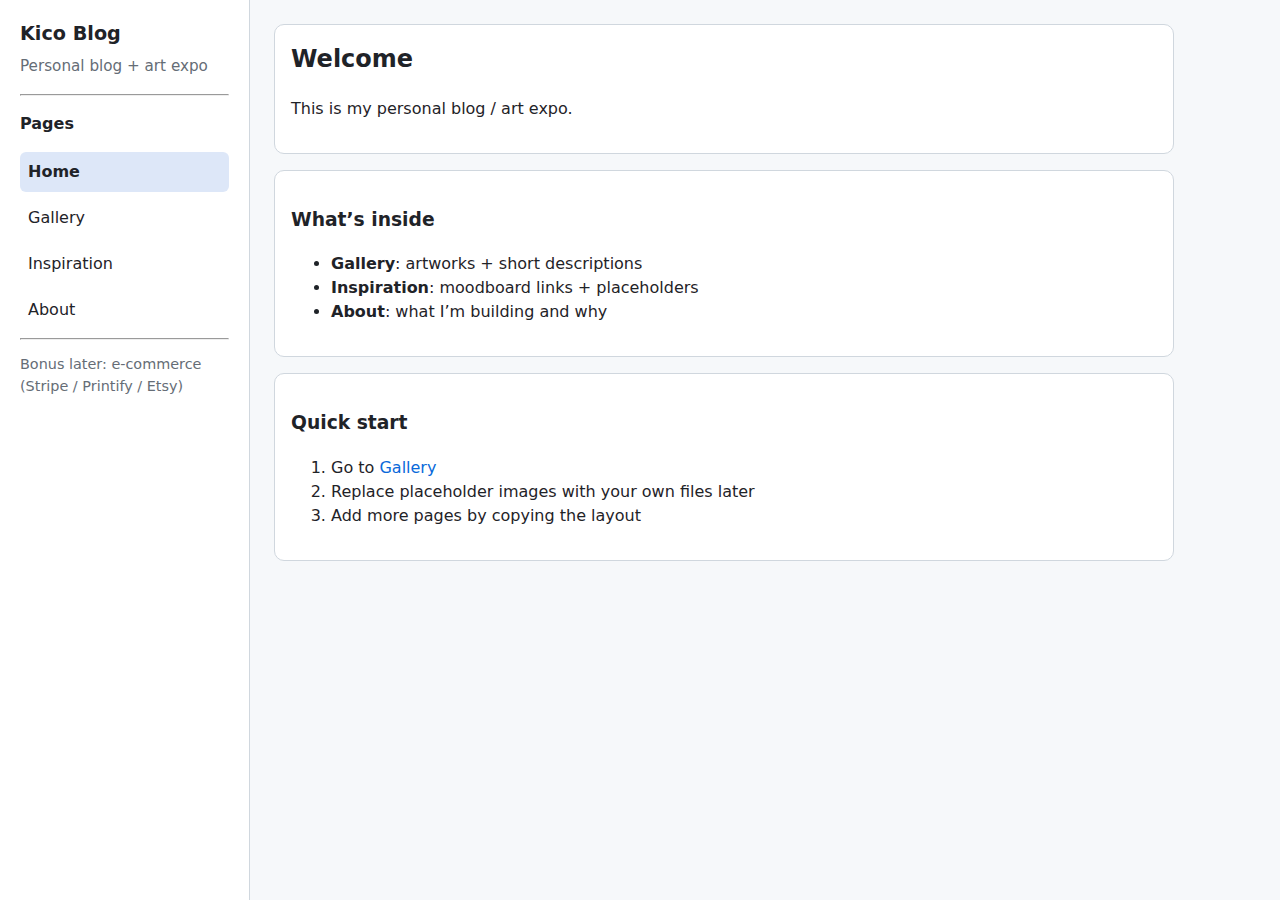
<file: Kico Blog 2/index.html>
<!doctype html>
<html lang="en">
  <head>
    <meta charset="UTF-8" />
    <meta name="viewport" content="width=device-width, initial-scale=1.0" />
    <title>Kico Blog — Home</title>
    <link rel="stylesheet" href="styles.css" />
  </head>

  <body>
    <div class="page">
      <header class="sidebar">
        <h1 class="brand">Kico Blog</h1>
        <p class="tagline">Personal blog + art expo</p>

        <hr />

        <p><strong>Pages</strong></p>
        <ul class="nav">
          <li><a href="index.html" aria-current="page">Home</a></li>
          <li><a href="gallery.html">Gallery</a></li>
          <li><a href="inspiration.html">Inspiration</a></li>
          <li><a href="about.html">About</a></li>
        </ul>

        <hr />
        <p class="small">
          Bonus later: e-commerce (Stripe / Printify / Etsy)
        </p>
      </header>

      <main class="main">
        <div class="container">
          <section class="card">
            <h2>Welcome</h2>
            <p>This is my personal blog / art expo.</p>
          </section>

          <section class="card">
            <h3>What’s inside</h3>
            <ul>
              <li><strong>Gallery</strong>: artworks + short descriptions</li>
              <li><strong>Inspiration</strong>: moodboard links + placeholders</li>
              <li><strong>About</strong>: what I’m building and why</li>
            </ul>
          </section>

          <section class="card">
            <h3>Quick start</h3>
            <ol>
              <li>Go to <a href="gallery.html">Gallery</a></li>
              <li>Replace placeholder images with your own files later</li>
              <li>Add more pages by copying the layout</li>
            </ol>
          </section>

        </div>
      </main>
    </div>
  </body>
</html>
</file>
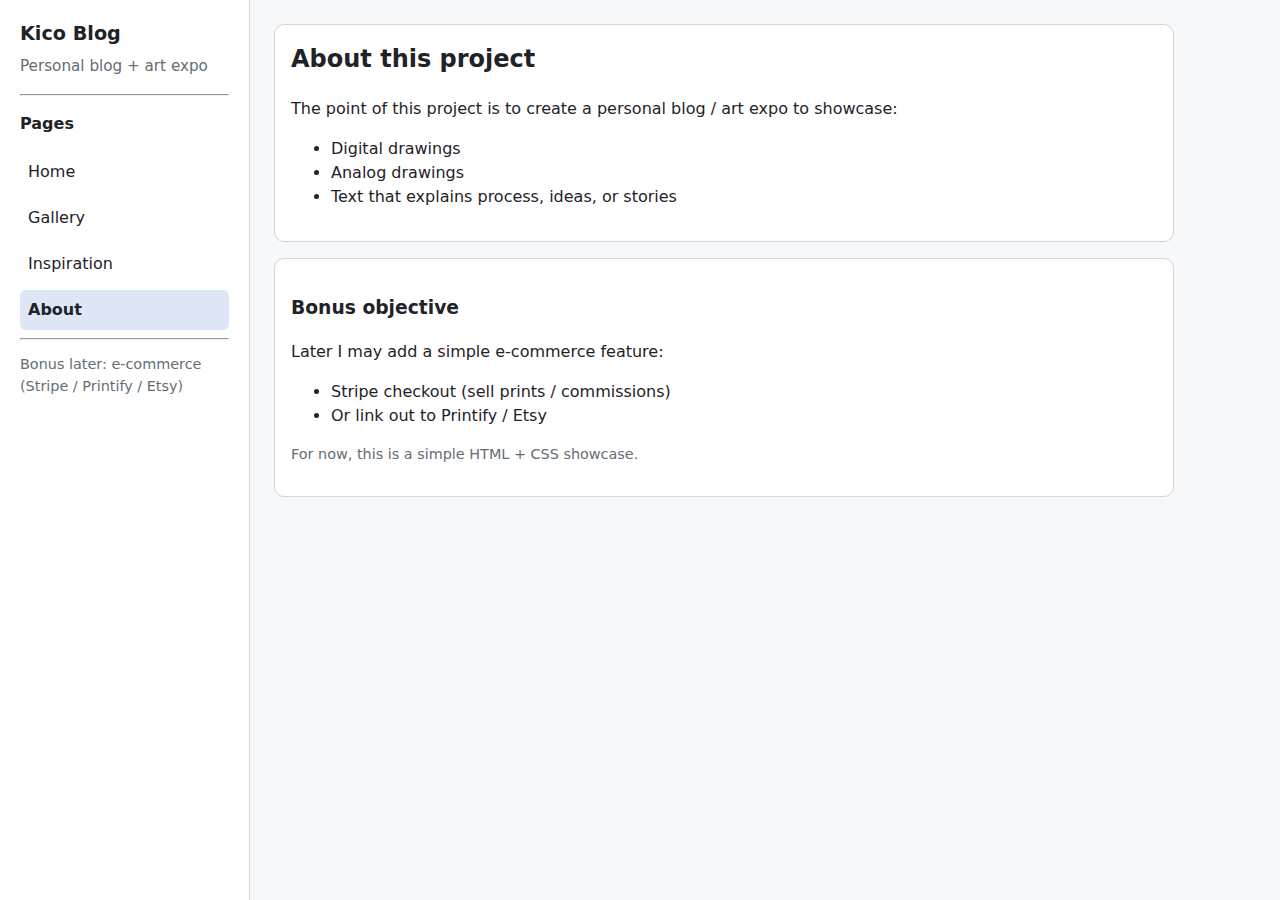
<file: Kico Blog 2/about.html>
<!doctype html>
<html lang="en">
  <head>
    <meta charset="UTF-8" />
    <meta name="viewport" content="width=device-width, initial-scale=1.0" />
    <title>Kico Blog — About</title>
    <link rel="stylesheet" href="styles.css" />
  </head>

  <body>
    <div class="page">
      <header class="sidebar">
        <h1 class="brand">Kico Blog</h1>
        <p class="tagline">Personal blog + art expo</p>

        <hr />

        <p><strong>Pages</strong></p>
        <ul class="nav">
          <li><a href="index.html">Home</a></li>
          <li><a href="gallery.html">Gallery</a></li>
          <li><a href="inspiration.html">Inspiration</a></li>
          <li><a href="about.html" aria-current="page">About</a></li>
        </ul>

        <hr />
        <p class="small">
          Bonus later: e-commerce (Stripe / Printify / Etsy)
        </p>
      </header>

      <main class="main">
        <div class="container">
          <section class="card">
            <h2>About this project</h2>

            <p>
              The point of this project is to create a personal blog / art expo to showcase:
            </p>
            <ul>
              <li>Digital drawings</li>
              <li>Analog drawings</li>
              <li>Text that explains process, ideas, or stories</li>
            </ul>
          </section>

          <section class="card">
            <h3>Bonus objective</h3>
            <p>Later I may add a simple e-commerce feature:</p>
            <ul>
              <li>Stripe checkout (sell prints / commissions)</li>
              <li>Or link out to Printify / Etsy</li>
            </ul>
            <p class="small">For now, this is a simple HTML + CSS showcase.</p>
          </section>

        </div>
      </main>
    </div>
  </body>
</html>
</file>
<file: Kico Blog 2/styles.css>
* {
  box-sizing: border-box;
}

:root {
  --bg: #f6f8fa;
  --white: #ffffff;
  --text: #1f2328;
  --muted: #656d76;
  --border: #d0d7de;
  --link: #0969da;
  --radius: 10px;
}

body {
  margin: 0;
  font-family:
    system-ui,
    -apple-system,
    Segoe UI,
    Roboto,
    Helvetica,
    Arial,
    sans-serif;
  background: var(--bg);
  color: var(--text);
  line-height: 1.5;
}

a {
  color: var(--link);
  text-decoration: none;
}

a:hover {
  text-decoration: underline;
}

.page {
  display: flex;
  min-height: 100vh;
}

.sidebar {
  width: 250px;
  padding: 20px;
  background: var(--white);
  border-right: 1px solid var(--border);
  position: sticky;
  top: 0;
  height: 100vh;
}

.main {
  flex: 1;
  padding: 24px;
}

.container {
  max-width: 900px;
}

.brand {
  margin: 0;
  font-size: 1.2rem;
  font-weight: 600;
}

.tagline {
  margin: 6px 0 16px 0;
  color: var(--muted);
  font-size: 0.95rem;
}

h2 {
  margin-top: 0;
}

.meta,
.small {
  color: var(--muted);
  font-size: 0.9rem;
}

.nav {
  list-style: none;
  padding: 0;
  margin: 0;
}

.nav li {
  margin: 6px 0;
}

.nav a {
  display: block;
  padding: 8px;
  border-radius: 6px;
  color: var(--text);
}

.nav a:hover {
  background: #eef2f6;
}

.nav a[aria-current="page"] {
  background: #dde7f8;
  font-weight: 600;
}

.card {
  background: var(--white);
  border: 1px solid var(--border);
  border-radius: var(--radius);
  padding: 16px;
  margin-bottom: 16px;
}

.art {
  width: 100%;
  height: auto;
  display: block;
  border: 1px solid var(--border);
  border-radius: var(--radius);
}

.grid {
  display: grid;
  grid-template-columns: repeat(2, 1fr);
  gap: 12px;
}

@media (max-width: 900px) {
  .grid {
    grid-template-columns: 1fr;
  }

  .sidebar {
    width: 200px;
  }
}

@media (max-width: 600px) {
  .page {
    flex-direction: column;
  }

  .sidebar {
    position: static;
    width: auto;
    height: auto;
    border-right: none;
    border-bottom: 1px solid var(--border);
  }

  .nav {
    display: flex;
    flex-wrap: wrap;
    gap: 8px;
  }

  .nav li {
    margin: 0;
  }
}
</file>
